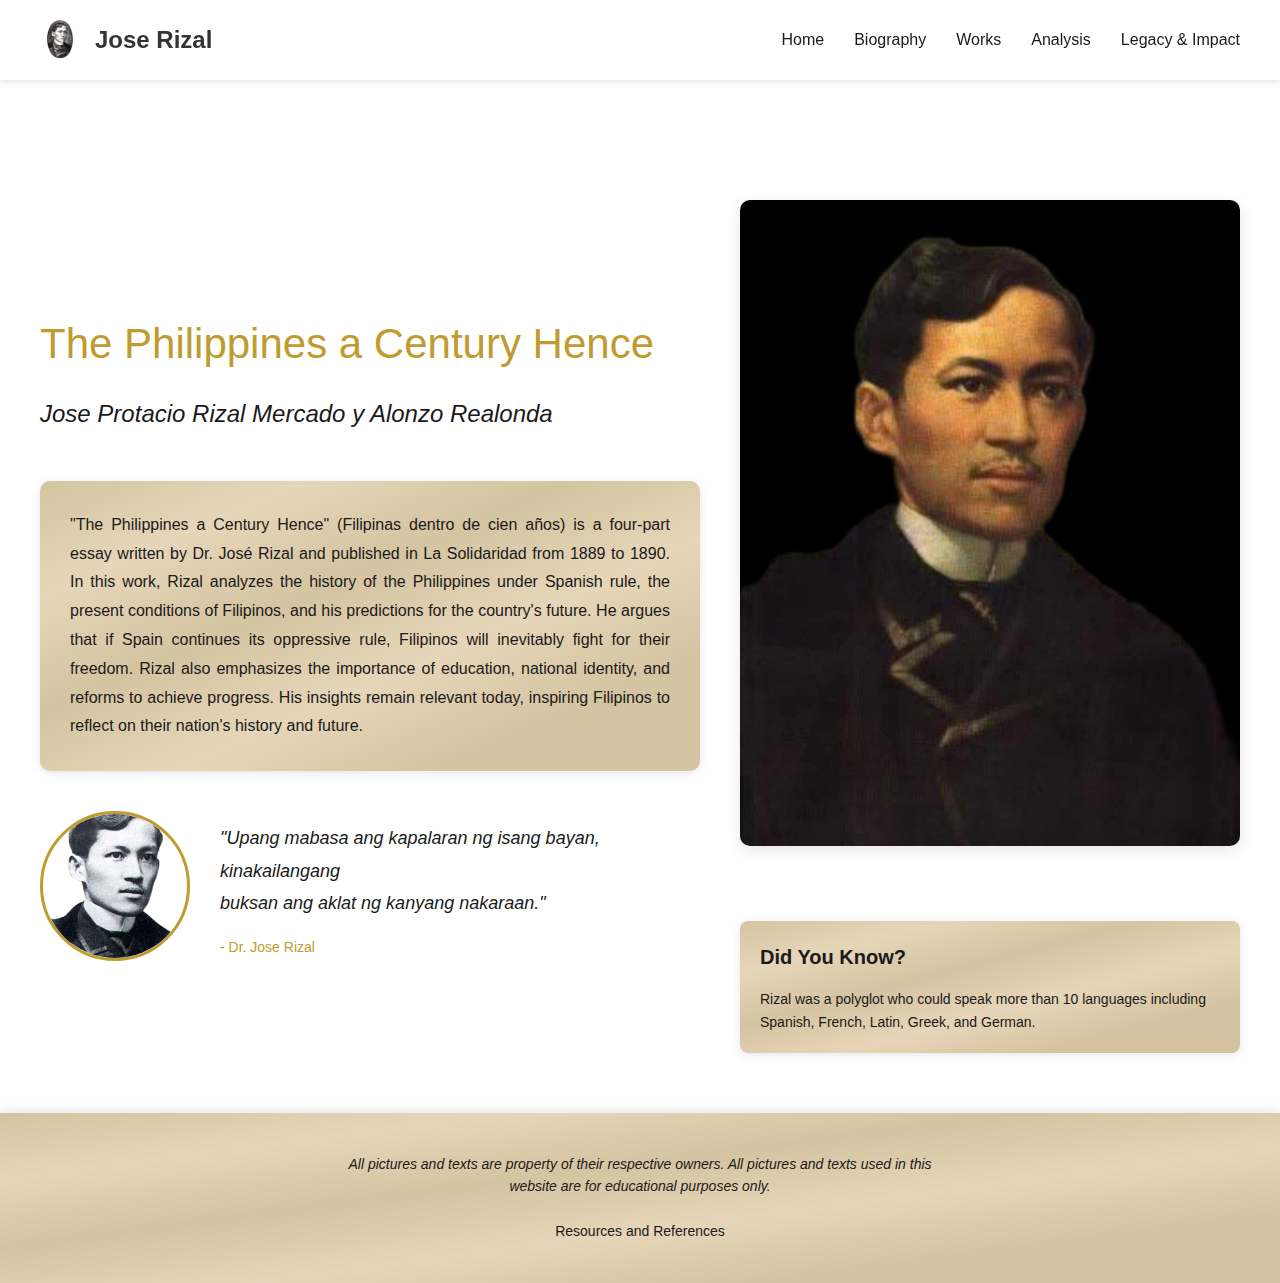
<file: index.html>
<!DOCTYPE html>
<html lang="en">
<head>
    <meta charset="UTF-8">
    <meta name="viewport" content="width=device-width, initial-scale=1.0">
    <title>Home - José Rizal</title>
    <link rel="stylesheet" href="css/home.css">
</head>
<body>
<header>
    <div class="logo-title-container">
        <img src="image/rizal.png" alt="Jose Rizal Logo" class="logo">
        <div class="title">Jose Rizal</div>
    </div>
    <nav>
        <ul>
            <li><a href="#">Home</a></li>
            <li><a href="Biography.html">Biography</a></li>
            <li><a href="Works.html">Works</a></li>
            <li><a href="Analysis.html">Analysis</a></li>
            <li><a href="#">Legacy & Impact</a></li>
        </ul>
    </nav>
</header>
<div class="content">
    <div class="text">
        <p id="animated-text">The Philippines a Century Hence</p>
        <p>Jose Protacio Rizal Mercado y Alonzo Realonda</p>
        <div class="additional-info">
            "The Philippines a Century Hence" (Filipinas dentro de cien años) is a four-part essay written by Dr. José Rizal and published in La Solidaridad from 1889 to 1890. In this work, Rizal analyzes the history of the Philippines under Spanish rule, the present conditions of Filipinos, and his predictions for the country's future. He argues that if Spain continues its oppressive rule, Filipinos will inevitably fight for their freedom. Rizal also emphasizes the importance of education, national identity, and reforms to achieve progress. His insights remain relevant today, inspiring Filipinos to reflect on their nation's history and future.
        </div>
        <!-- Add the new quote section -->
        <div class="quote-section">
            <div class="quote-image">
                <img src="image/jose.png" alt="Jose Rizal Portrait">
            </div>
            <div class="quote-text">
                "Upang mabasa ang kapalaran
                ng isang bayan, kinakailangang<br>
                buksan ang aklat ng kanyang nakaraan."
                <span class="quote-author">- Dr. Jose Rizal</span>
            </div>
        </div>
    </div>
    <div class="image">
        <img id="image" src="image/Ri.jpg" alt="Image">
    </div>
</div>
<!-- Did You Know Section -->
<section class="did-you-know-container">
    <h2>Did You Know?</h2>
    <div class="fact-box">
        <p>Rizal was a polyglot who could speak more than 10 languages including Spanish, French, Latin, Greek, and German.</p>
    </div>
</section>
        <script src="script/home.js"></script>

        <!-- Add this before closing body tag -->
<footer class="footer">
    <div class="footer-content">
        <p class="footer-text">
            All pictures and texts are property of their respective owners. All pictures and texts used in this website are for educational purposes only.
        </p>
        <p class="footer-link">
            <a href="#">Resources and References</a>
        </p>
    </div>
</footer>

</body>
</html>
</file>
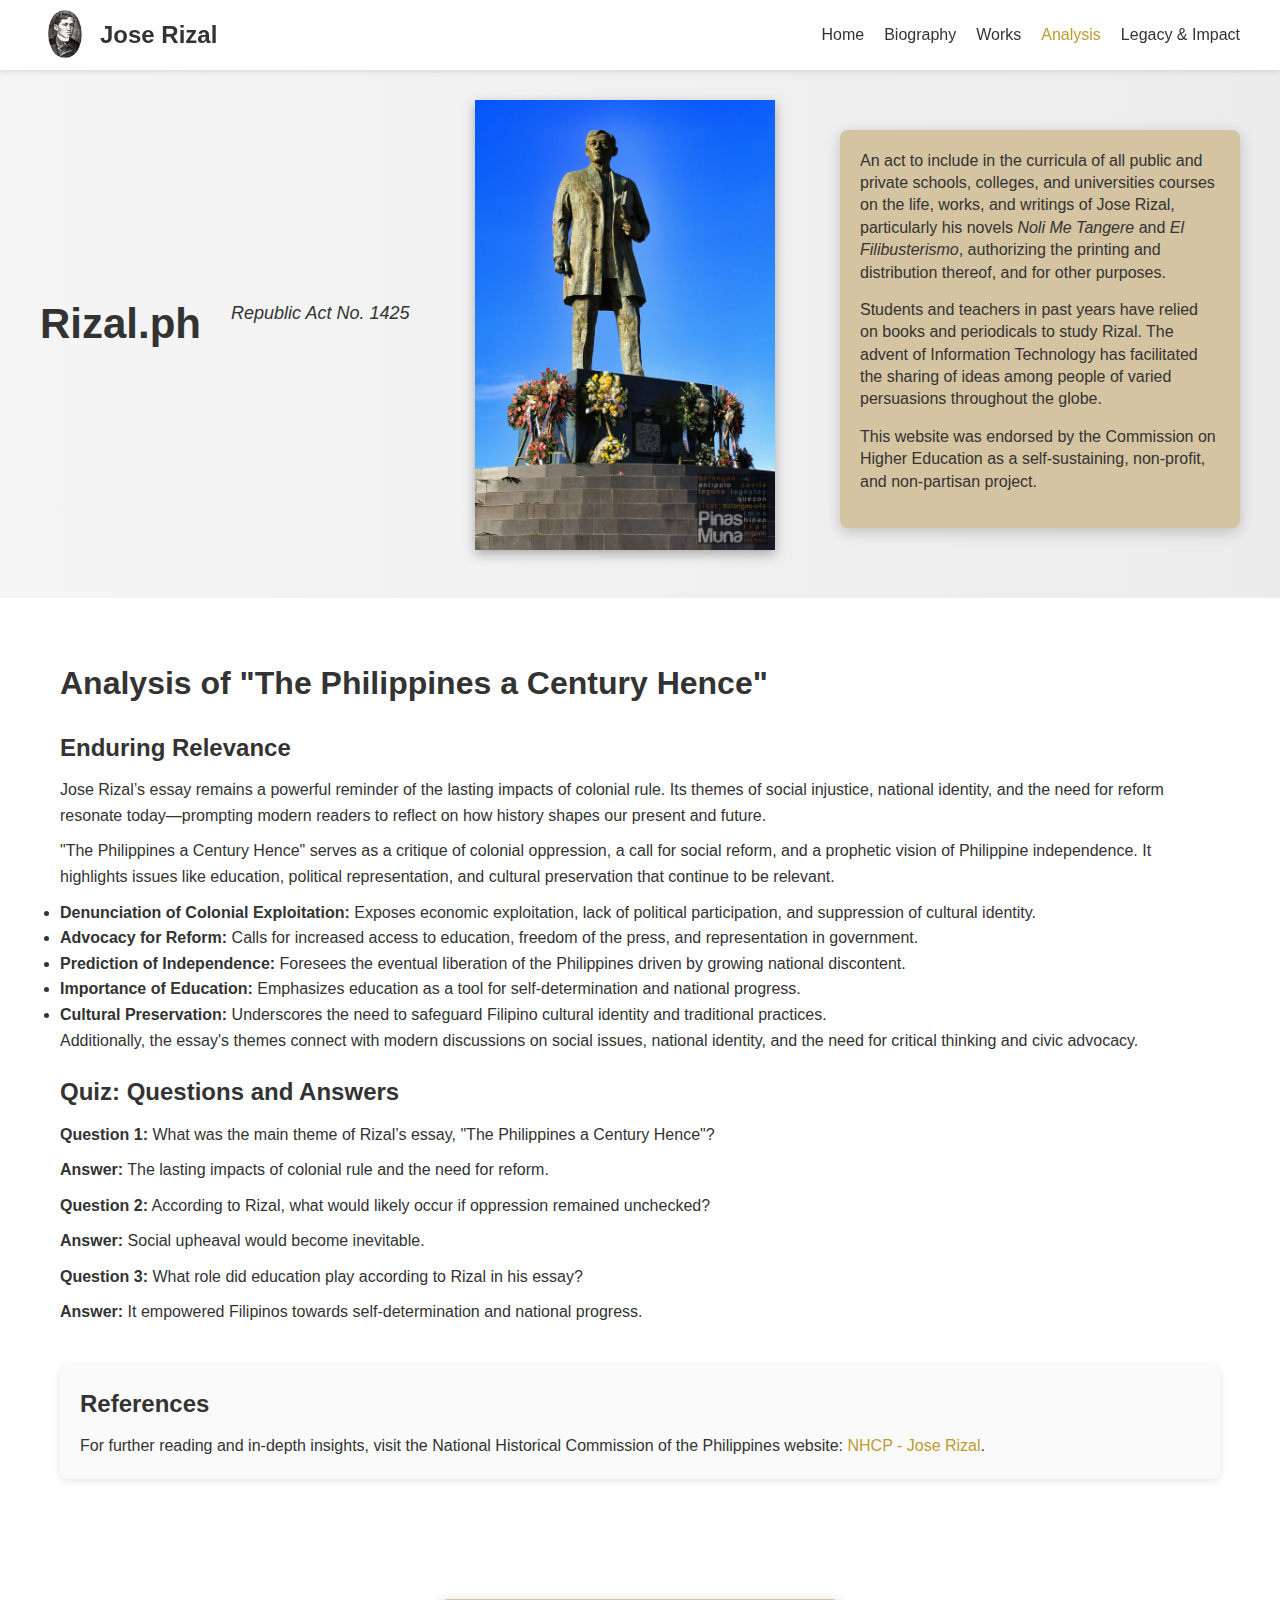
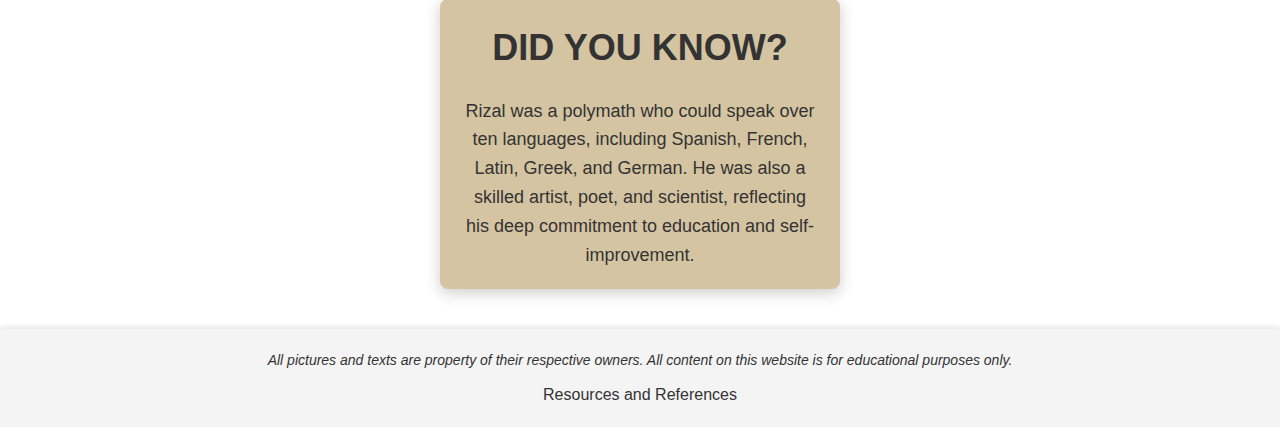
<file: Analysis.html>
<!DOCTYPE html>
<html lang="en">
<head>
  <meta charset="UTF-8" />
  <meta name="viewport" content="width=device-width, initial-scale=1.0"/>
  <title>Analysis - Jose Rizal</title>
  <!-- Link to the updated analysis.css file -->
  <link rel="stylesheet" href="css/analysis.css" />
</head>
<body>
  <header>
    <div class="logo-title-container">
      <img src="image/rizal.png" alt="Jose Rizal Logo" class="logo" />
      <div class="title">Jose Rizal</div>
    </div>
    <nav>
      <ul>
        <li><a href="index.html">Home</a></li>
        <li><a href="Biography.html">Biography</a></li>
        <li><a href="Works.html">Works</a></li>
        <li><a href="Analysis.html" class="active">Analysis</a></li>
        <li><a href="Legacy & impact.html">Legacy & Impact</a></li>
      </ul>
    </nav>
  </header>

  <!-- Hero / Banner Section -->
  <section class="hero-section">
    <div class="hero-content">
      <!-- Large heading -->
      <h1 class="hero-title">Rizal.ph</h1>
      <p class="hero-subtitle">Republic Act No. 1425</p>
      
      <!-- Statue Image -->
      <div class="hero-image-container">
        <img src="image/jo.jpg" alt="Jose Rizal Statue" class="hero-image" />
      </div>

      <!-- Text area -->
      <div class="hero-text-box">
        <p>
          An act to include in the curricula of all public and private schools,
          colleges, and universities courses on the life, works, and writings
          of Jose Rizal, particularly his novels <em>Noli Me Tangere</em> and
          <em>El Filibusterismo</em>, authorizing the printing and distribution
          thereof, and for other purposes.
        </p>
        <p>
          Students and teachers in past years have relied on books and periodicals
          to study Rizal. The advent of Information Technology has facilitated
          the sharing of ideas among people of varied persuasions throughout the globe.
        </p>
        <p>
          This website was endorsed by the Commission on Higher Education as a
          self-sustaining, non-profit, and non-partisan project.
        </p>
      </div>
    </div>
  </section>

  <!-- Main Content (Analysis) -->
  <main>
    <section class="analysis-section">
      <h2>Analysis of "The Philippines a Century Hence"</h2>
      <article>
        <h3>Enduring Relevance</h3>
        <p>
          Jose Rizal’s essay remains a powerful reminder of the lasting impacts
          of colonial rule. Its themes of social injustice, national identity,
          and the need for reform resonate today—prompting modern readers to
          reflect on how history shapes our present and future.
        </p>
        <p>
          "The Philippines a Century Hence" serves as a critique of colonial oppression, a call for social reform, and a prophetic vision of Philippine independence. It highlights issues like education, political representation, and cultural preservation that continue to be relevant.
        </p>
        <ul>
          <li><strong>Denunciation of Colonial Exploitation:</strong> Exposes economic exploitation, lack of political participation, and suppression of cultural identity.</li>
          <li><strong>Advocacy for Reform:</strong> Calls for increased access to education, freedom of the press, and representation in government.</li>
          <li><strong>Prediction of Independence:</strong> Foresees the eventual liberation of the Philippines driven by growing national discontent.</li>
          <li><strong>Importance of Education:</strong> Emphasizes education as a tool for self-determination and national progress.</li>
          <li><strong>Cultural Preservation:</strong> Underscores the need to safeguard Filipino cultural identity and traditional practices.</li>
        </ul>
        <p>
          Additionally, the essay's themes connect with modern discussions on social issues, national identity, and the need for critical thinking and civic advocacy.
        </p>
      </article>

      <!-- Static Quiz Questions and Answers in a Corner Box -->
      <div class="corner-box-single">
        <h3>Quiz: Questions and Answers</h3>
        <div class="qa-item">
          <p><strong>Question 1:</strong> What was the main theme of Rizal’s essay, "The Philippines a Century Hence"?</p>
          <p><strong>Answer:</strong> The lasting impacts of colonial rule and the need for reform.</p>
        </div>
        <div class="qa-item">
          <p><strong>Question 2:</strong> According to Rizal, what would likely occur if oppression remained unchecked?</p>
          <p><strong>Answer:</strong> Social upheaval would become inevitable.</p>
        </div>
        <div class="qa-item">
          <p><strong>Question 3:</strong> What role did education play according to Rizal in his essay?</p>
          <p><strong>Answer:</strong> It empowered Filipinos towards self-determination and national progress.</p>
        </div>
      </div>
    </section>

    <section class="references">
      <h2>References</h2>
      <p>
        For further reading and in-depth insights, visit the National Historical
        Commission of the Philippines website:
        <a href="https://nhcp.gov.ph/jose-rizal/" target="_blank">NHCP - Jose Rizal</a>.
      </p>
    </section>
  </main>

  <!-- Did You Know Section -->
  <section class="did-you-know">
    <h2>DID YOU KNOW?</h2>
    <p>
      Rizal was a polymath who could speak over ten languages, including Spanish,
      French, Latin, Greek, and German. He was also a skilled artist, poet, and
      scientist, reflecting his deep commitment to education and self-improvement.
    </p>
  </section>

  <!-- Footer -->
  <footer class="footer">
    <div class="footer-content">
      <p class="footer-text">
        All pictures and texts are property of their respective owners. All content
        on this website is for educational purposes only.
      </p>
      <p class="footer-link">
        <a href="#">Resources and References</a>
      </p>
    </div>
  </footer>
</body>
</html>
</file>
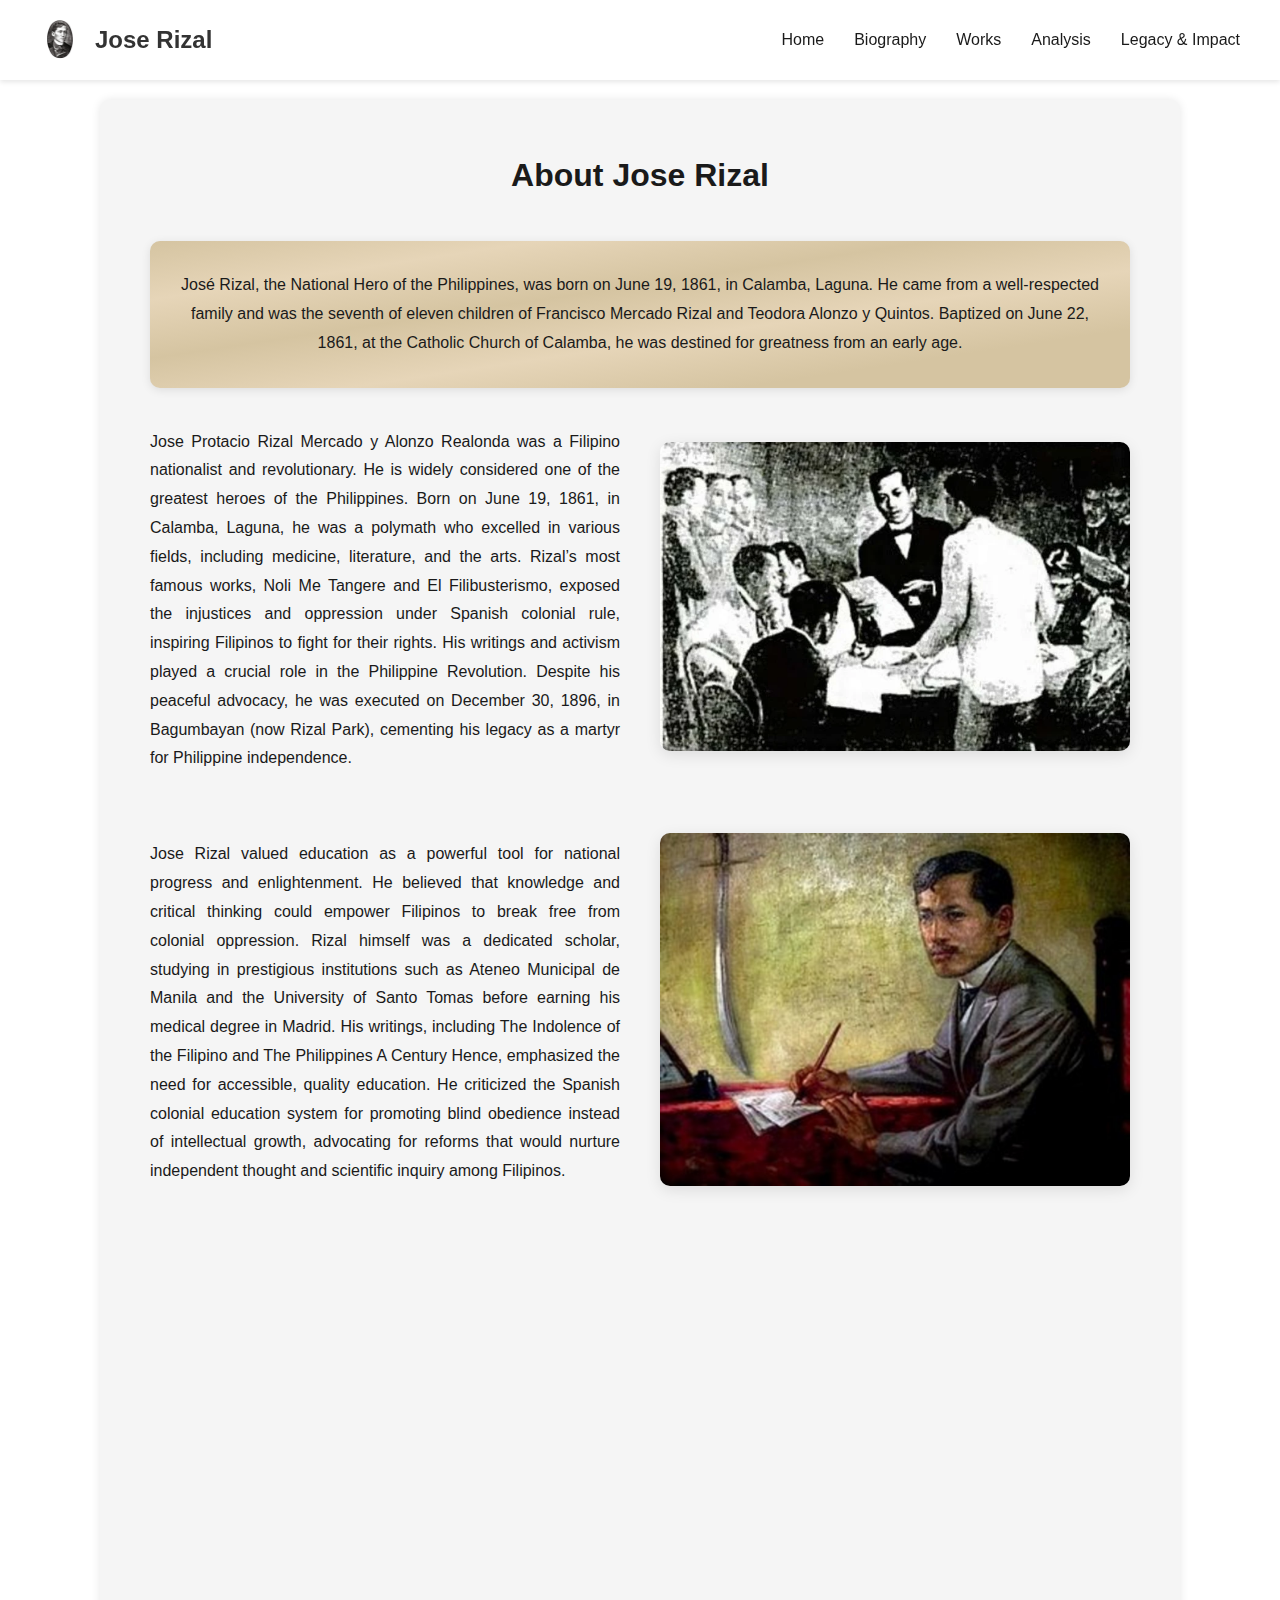
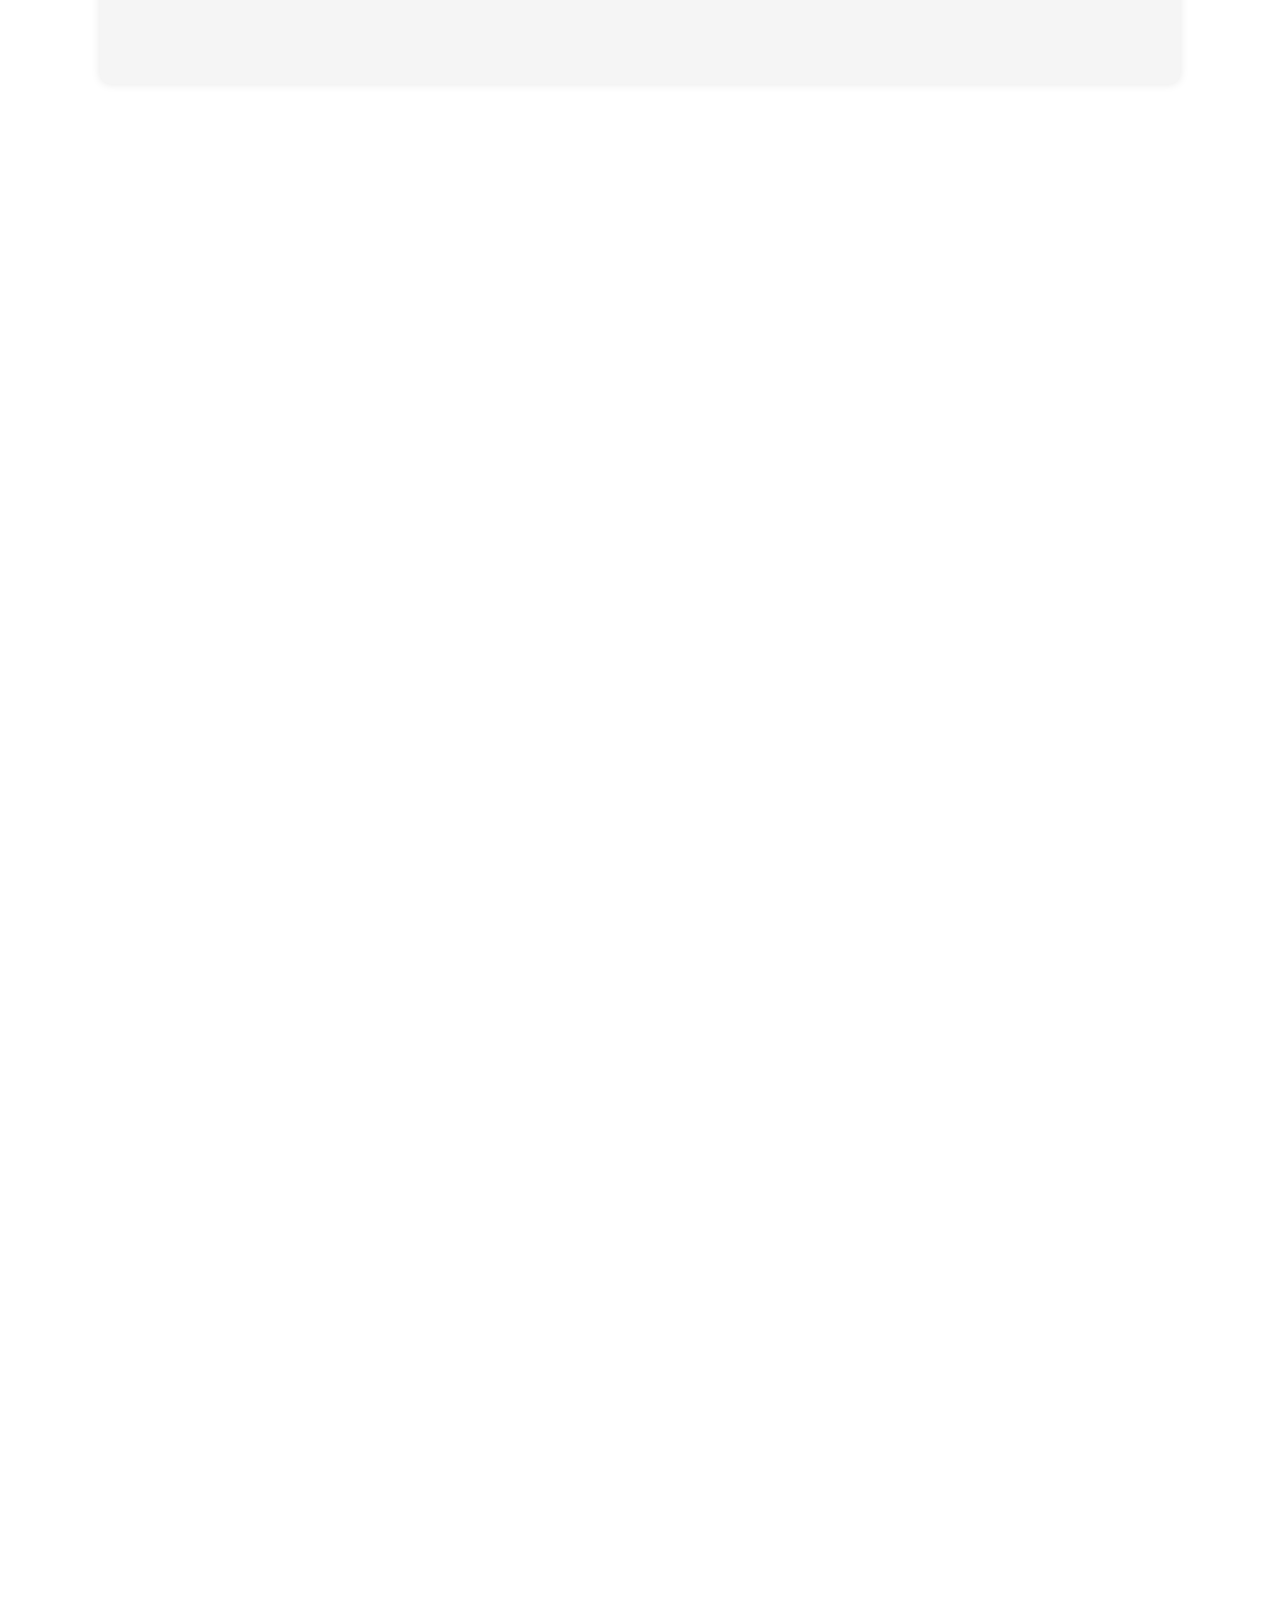
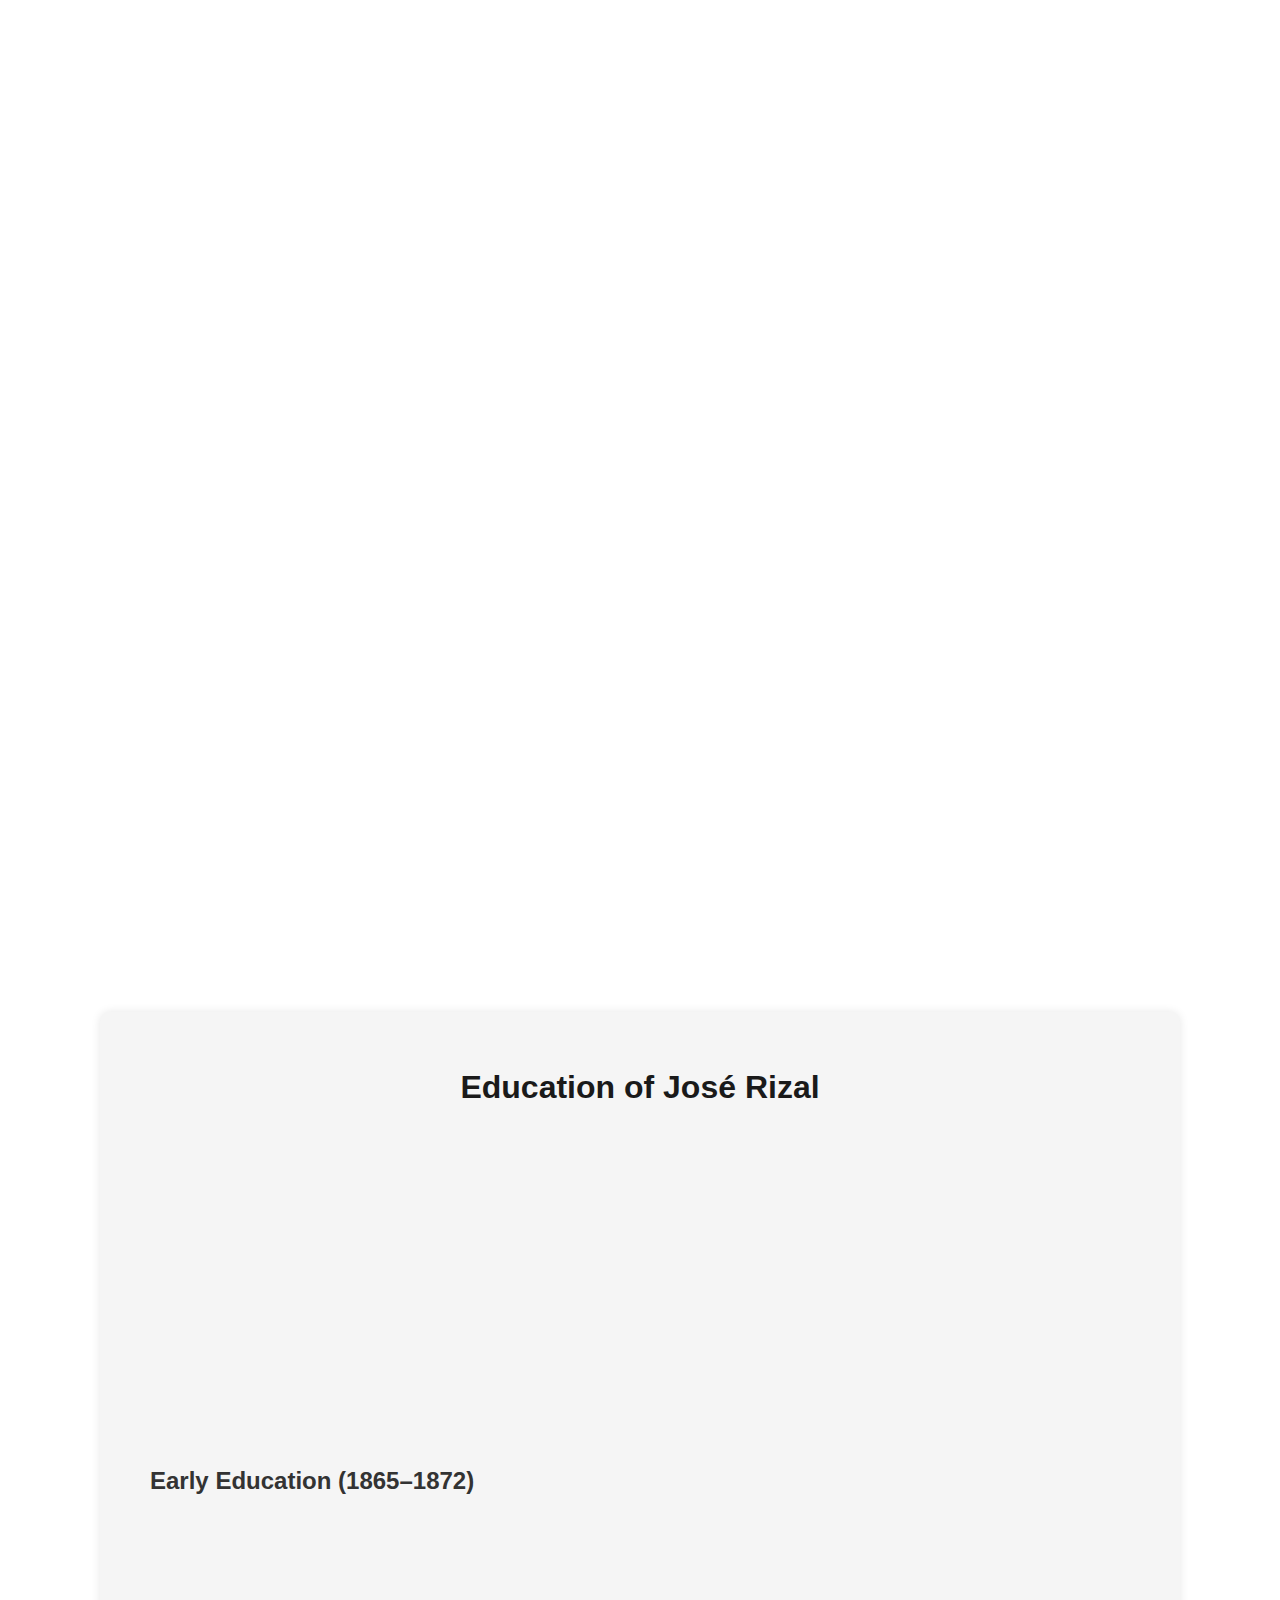
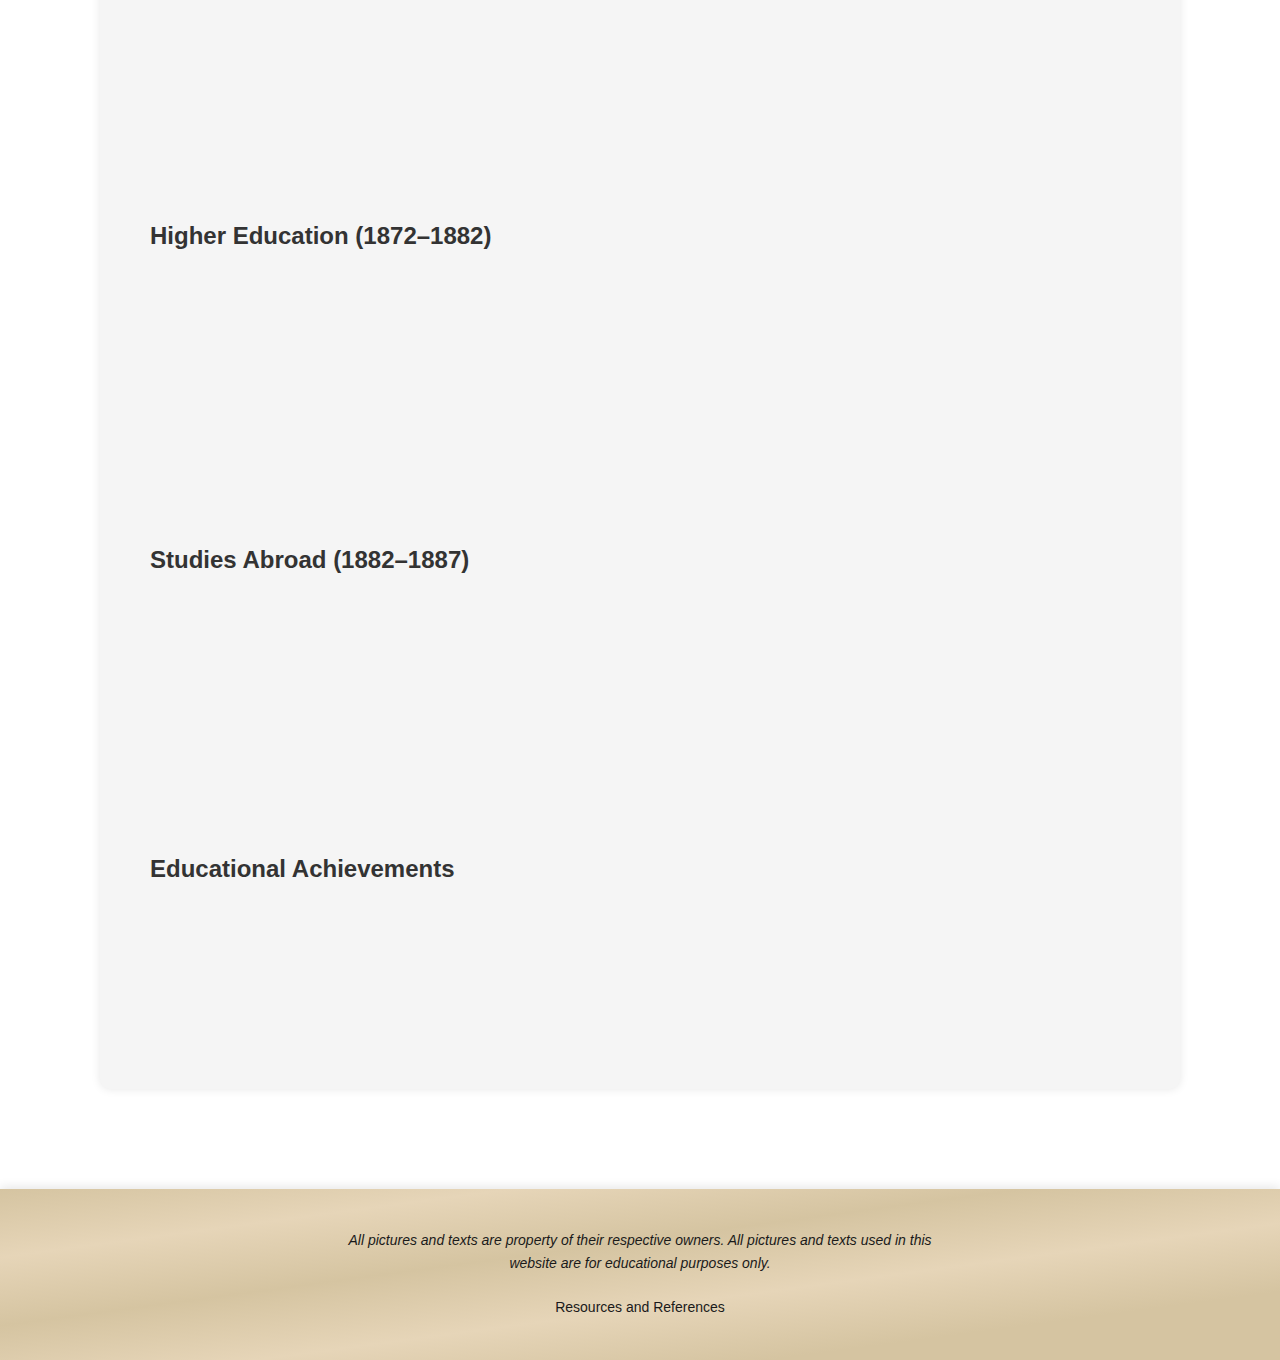
<file: Biography.html>
<!DOCTYPE html>
<html lang="en">
<head>
    <meta charset="UTF-8">
    <meta name="viewport" content="width=device-width, initial-scale=1.0">
    <title>Biography - José Rizal</title>
    <link rel="stylesheet" href="css/Biography.css">
</head>
<body>
    <header>
        <div class="logo-title-container">
        <img src="image/rizal.png" alt="Jose Rizal Logo" class="logo">
        <div class="title">Jose Rizal</div>
        </div>
        <nav>
            <ul>
                <li><a href="index.html" class="nav-link">Home</a></li>
                <li><a href="Biography.html" class="nav-link">Biography</a></li>
                <li><a href="Works.html" class="nav-link">Works</a></li>
                <li><a href="Analysis.html" class="nav-link">Analysis</a></li>
                <li><a href="#" class="nav-link">Legacy & Impact</a></li>
            </ul>
        </nav>
    </header>
    <div class="content about-content">
        <h1>About Jose Rizal</h1>
        <div class="about-text">
        <p>José Rizal, the National Hero of the Philippines, was born on June 19, 1861, in Calamba, Laguna. He came from a well-respected family and was the seventh of eleven children of Francisco Mercado Rizal and Teodora Alonzo y Quintos. Baptized on June 22, 1861, at the Catholic Church of Calamba, he was destined for greatness from an early age.</p>
        </div>
        <div class="section">
            <div class="text">Jose Protacio Rizal Mercado y Alonzo Realonda was a Filipino nationalist and revolutionary. He is widely considered one of the greatest heroes of the Philippines. Born on June 19, 1861, in Calamba, Laguna, he was a polymath who excelled in various fields, including medicine, literature, and the arts. Rizal’s most famous works, Noli Me Tangere and El Filibusterismo, exposed the injustices and oppression under Spanish colonial rule, inspiring Filipinos to fight for their rights. His writings and activism played a crucial role in the Philippine Revolution. Despite his peaceful advocacy, he was executed on December 30, 1896, in Bagumbayan (now Rizal Park), cementing his legacy as a martyr for Philippine independence.</div>
            <div class="image"><img src="image/image1.png" alt="Image 1"></div>
        </div>  
        <div class="section">
            <div class="image"><img src="image/image2.png" alt="Image 2"></div>
            <div class="text">Jose Rizal valued education as a powerful tool for national progress and enlightenment. He believed that knowledge and critical thinking could empower Filipinos to break free from colonial oppression. Rizal himself was a dedicated scholar, studying in prestigious institutions such as Ateneo Municipal de Manila and the University of Santo Tomas before earning his medical degree in Madrid. His writings, including The Indolence of the Filipino and The Philippines A Century Hence, emphasized the need for accessible, quality education. He criticized the Spanish colonial education system for promoting blind obedience instead of intellectual growth, advocating for reforms that would nurture independent thought and scientific inquiry among Filipinos.</div>
        </div>
        <div class="section">
            <div class="text">Jose Rizal’s legacy continues to inspire generations of Filipinos in the pursuit of freedom, education, and national identity. His writings, particularly Noli Me Tangere and El Filibusterismo, exposed the injustices of Spanish rule and awakened Filipino nationalism. Beyond his literary works, Rizal’s advocacy for peaceful reform and intellectual empowerment laid the foundation for the Philippine revolution. His martyrdom on December 30, 1896, solidified his status as a national hero, symbolizing the courage to fight for justice and self-determination. Today, his ideals live on through the educational institutions, monuments, and laws dedicated to preserving his memory and teachings.</div>
            <div class="image"><img src="image/image3.png" alt="Image 3"></div>
        </div>
    </div>
    
    <!-- Add this after your existing sections -->
    <div class="content family-content">
        <h1>Family Background</h1>
        
        <div class="about-text">
            <p>José Rizal was born into a prominent and well-educated family in Calamba, Laguna, on June 19, 1861. His family belonged to the principalia, an elite class of Filipinos during the Spanish colonial period. They were known for their wealth, education, and influence.</p>
        </div>

        <div class="section">
            <h2>Parents</h2>
            <div class="text">
                <ul class="family-list">
                    <li><strong>Francisco Mercado Rizal (1818–1898)</strong> – A well-respected landowner and businessman in Laguna. He was hardworking, disciplined, and ensured his children received a good education.</li>
                    <li><strong>Teodora Alonso Realonda (1827–1911)</strong> – A highly educated woman, known for her intelligence and strong character. She was Rizal's first teacher, teaching him to read and write at an early age.</li>
                </ul>
            </div>
            <div class="image"><img src="image/rizal-parents-removebg-preview.png" alt="Rizal's Parents"></div>
        </div>

        <div class="section">
            <h2>Siblings</h2>
            <div class="text">
                <p>José Rizal was the seventh of eleven children:</p>
                <ul class="family-list">
                    <li><strong>Saturnina Rizal (1850–1913)</strong> – The eldest sister, nicknamed "Neneng," helped support Rizal's education.</li>
                    <li><strong>Paciano Rizal (1851–1930)</strong> – The only brother, a revolutionary leader who played a crucial role in the Philippine Revolution.</li>
                    <li><strong>Narcisa Rizal (1852–1939)</strong> – Helped finance Rizal's studies and later located his secret burial site.</li>
                    <li><strong>Olimpia Rizal (1855–1887)</strong> – Nicknamed "Ypia," she was married to Silvestre Ubaldo.</li>
                    <li><strong>Lucia Rizal (1857–1919)</strong> – Married Mariano Herbosa, who died of cholera and was denied a Christian burial for being linked to Rizal.</li>
                    <li><strong>Maria Rizal (1859–1945)</strong> – She married Daniel Faustino Cruz of Biñan, Laguna.</li>
                    <li><strong>José Rizal (1861–1896)</strong> – The National Hero of the Philippines.</li>
                    <li><strong>Concepcion Rizal (1862–1865)</strong> – Died at the age of three, her death deeply saddened young José.</li>
                    <li><strong>Josefa Rizal (1865–1945)</strong> – Remained single and was a member of the Katipunan.</li>
                    <li><strong>Trinidad Rizal (1868–1951)</strong> – Never married and was entrusted with Rizal's last poem, Mi Último Adiós.</li>
                    <li><strong>Soledad Rizal (1870–1929)</strong> – The youngest sibling, a talented teacher and writer.</li>
                </ul>
            </div>
        </div>

        <div class="section">
            <h2>Family Influence</h2>
            <div class="text">
                Rizal's family played a major role in shaping his education, values, and patriotism. His mother's teachings and brother Paciano's nationalist ideals greatly influenced his views on independence and reform. His family also supported his studies abroad, despite financial difficulties and political risks.
            </div>
            <div class="image"><img src="image/siblings.png" alt="Rizal Family"></div>
        </div>
    </div>

    <!-- Add this after your family-content section -->
<div class="content education-content">
    <h1>Education of José Rizal</h1>
    
    <div class="about-text">
        <p>José Rizal was a brilliant student who excelled in various fields, including literature, science, and languages. His education played a key role in shaping his nationalist ideals and intellectual pursuits.</p>
    </div>

    <div class="section">
        <h2>Early Education (1865–1872)</h2>
        <div class="text">
            <ul class="education-list">
                <li><strong>First Teacher</strong> – His mother, Teodora Alonso, taught him the alphabet, reading, and prayers at home.</li>
                <li><strong>1865</strong> – Studied under Justiniano Aquino Cruz in Biñan, Laguna, where he learned Spanish and Latin.</li>
                <li><strong>1870</strong> – His father sent him to Colegio de San Juan de Letran for entrance exams.</li>
                <li><strong>1872</strong> – Enrolled at the Ateneo Municipal de Manila (now Ateneo de Manila University).</li>
            </ul>
        </div>
    </div>

    <div class="section">
        <h2>Higher Education (1872–1882)</h2>
        <div class="text">
            <ul class="education-list">
                <li><strong>1872–1877</strong> – Studied at Ateneo Municipal de Manila, earning a Bachelor of Arts degree with highest honors.</li>
                <li><strong>1878–1882</strong> – Enrolled in Medicine and Philosophy at the University of Santo Tomas (UST) but faced discrimination from Spanish professors.</li>
                <li><strong>1882</strong> – Decided to continue his studies in Spain.</li>
            </ul>
        </div>
    </div>

    <div class="section">
        <h2>Studies Abroad (1882–1887)</h2>
        <div class="text">
            <ul class="education-list">
                <li><strong>1882–1885</strong> – Attended Universidad Central de Madrid, earning a Licentiate in Medicine (1884) and a Licentiate in Philosophy and Letters (1885).</li>
                <li><strong>1885–1887</strong> – Furthered his studies in Ophthalmology in Paris, France, and Heidelberg, Germany, under famous doctors.</li>
                <li><strong>1887</strong> – Completed his medical specialization in ophthalmology, aiming to cure his mother's blindness.</li>
            </ul>
        </div>
    </div>

    <div class="section">
        <h2>Educational Achievements</h2>
        <div class="text">
            <ul class="education-list">
                <li>Mastered 22 languages, including Spanish, French, German, Latin, and English.</li>
                <li>Excelled in sculpting, painting, martial arts, and fencing.</li>
                <li>Wrote literary works, including Noli Me Tangere (1887) and El Filibusterismo (1891), which exposed Spanish abuses in the Philippines.</li>
            </ul>
        </div>  
    </div>
</div>
    
    <script src="script/biography.js"></script>

        <!-- Add footer before closing body tag -->
        <footer class="footer">
            <div class="footer-content">
                <p class="footer-text">
                    All pictures and texts are property of their respective owners. All pictures and texts used in this website are for educational purposes only.
                </p>
                <p class="footer-link">
                    <a href="#">Resources and References</a>
                </p>
            </div>
        </footer>
    </body>
</html>
</file>
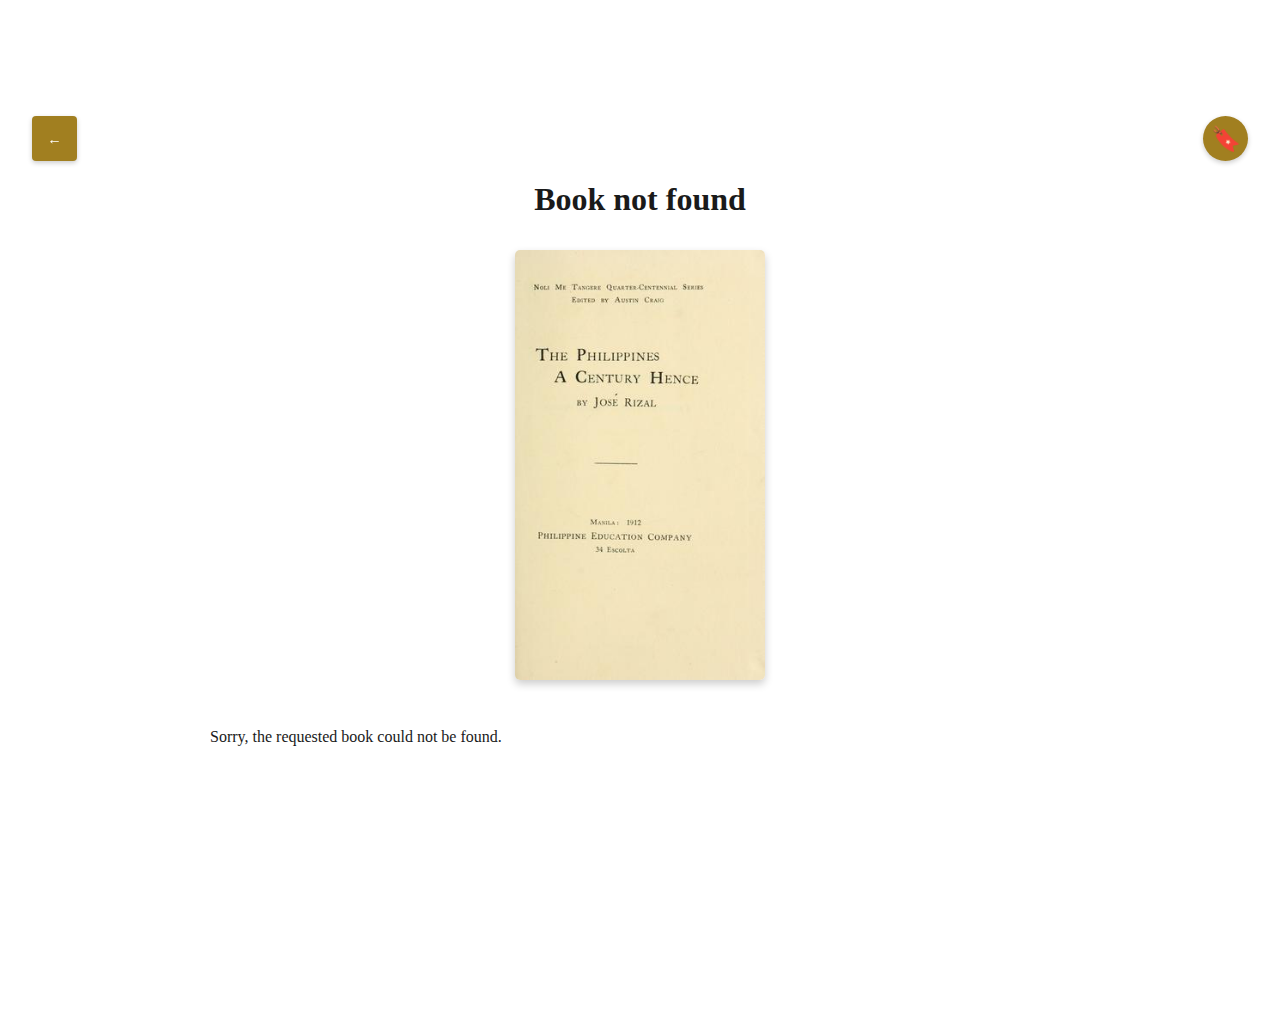
<file: read.html>
<!DOCTYPE html>
<html lang="en">
<head>
    <meta charset="UTF-8">
    <meta name="viewport" content="width=device-width, initial-scale=1.0">
    <title>Read - José Rizal's Works</title>
    <link rel="stylesheet" href="css/read.css">
</head>
<body>

    <div class="content read-content">
        <div class="book-reader">
            <div class="reading-controls">
                <button class="back-to-works" onclick="window.location.href='Works.html'">
                    ←
                </button>
                <button class="bookmark-btn" onclick="saveBookmark()">
                    🔖 
                </button>
            </div>
            <h1 id="bookTitle" class="center-title">The Philippines a Century Hence</h1>
            
            <!-- Centered book image container -->
            <div class="book-image-wrapper">
                <img src="image/The Philippines a Century Hence.jpg" alt="The Philippines A Century Hence Book Cover" class="book-cover">
            </div>
            
            <div id="bookContent" class="book-content">
                <!-- Content will be loaded dynamically -->
            </div>
        </div>
        <div id="continueReading" class="continue-reading" style="display: none;">
            <button onclick="loadBookmark()">
                📖 Continue Reading
            </button>
        </div>
    </div>

    <script src="script/read.js"></script>
</body>
</html>
</file>
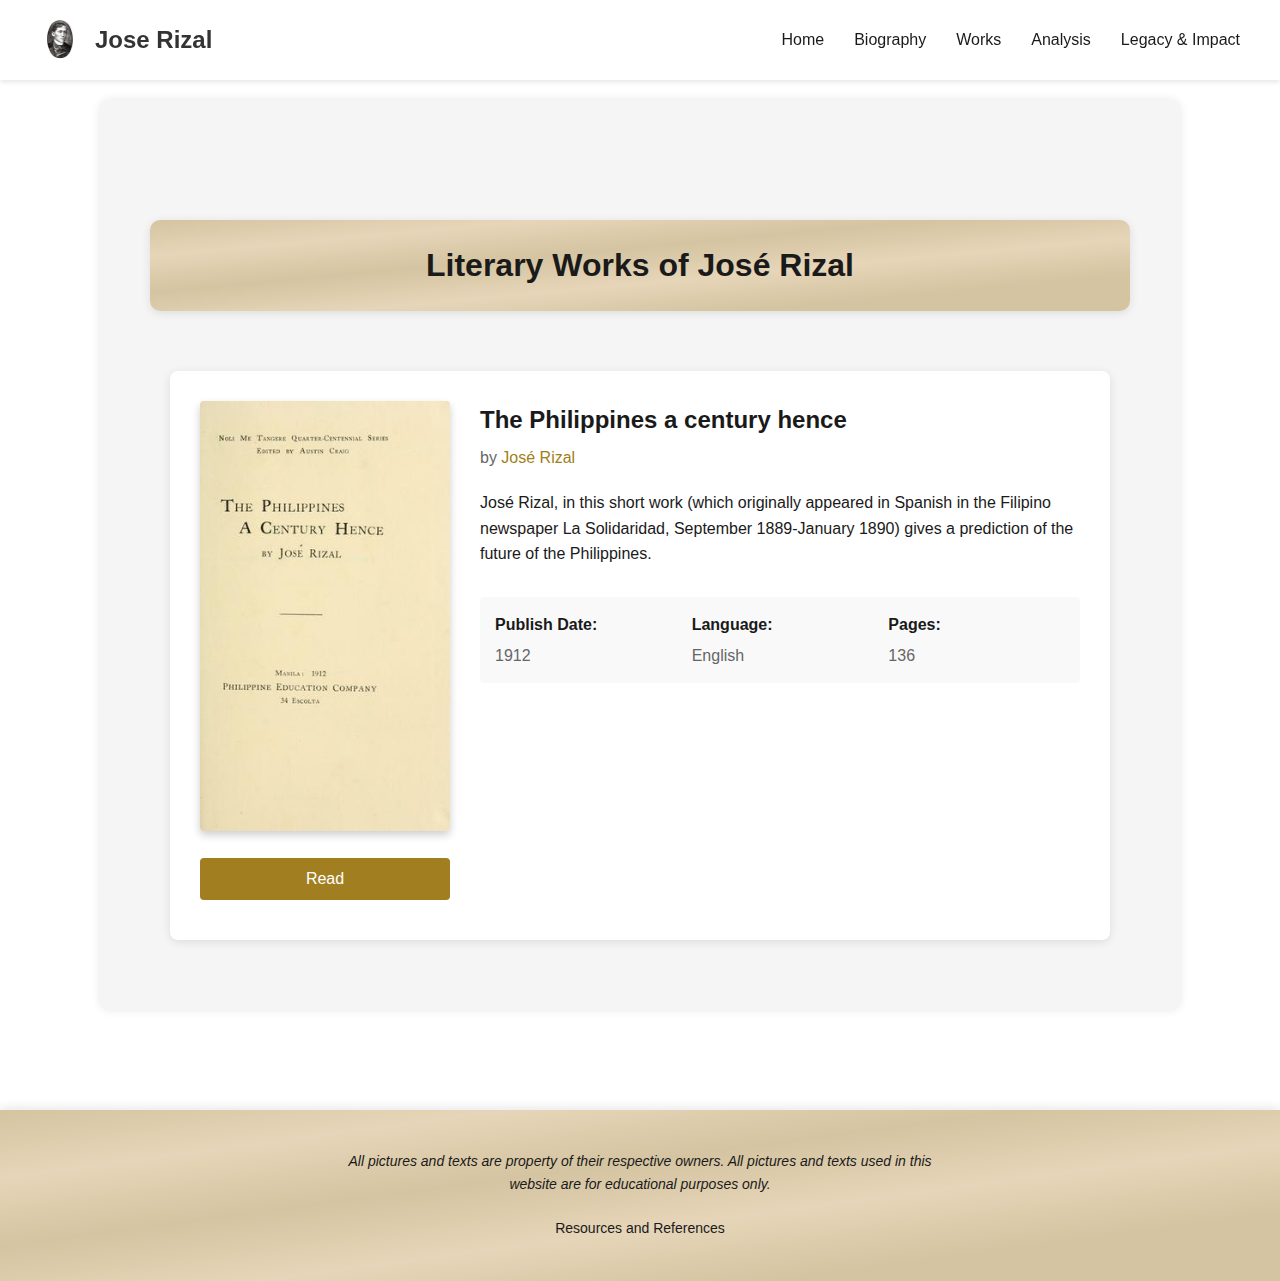
<file: Works.html>
<!DOCTYPE html>
<html lang="en">
<head>
    <meta charset="UTF-8">
    <meta name="viewport" content="width=device-width, initial-scale=1.0">
    <title>Works - José Rizal</title>
    <link rel="stylesheet" href="css/Biography.css">
    <link rel="stylesheet" href="css/Works.css">
</head>
<body>
    <header>
        <div class="logo-title-container">
            <img src="image/rizal.png" alt="Jose Rizal Logo" class="logo">
            <div class="title">Jose Rizal</div>
        </div>
        <nav>
            <ul>
                <li><a href="index.html" class="nav-link">Home</a></li>
                <li><a href="Biography.html" class="nav-link">Biography</a></li>
                <li><a href="Works.html" class="nav-link">Works</a></li>
                <li><a href="Analysis.html" class="nav-link">Analysis</a></li>
                <li><a href="#" class="nav-link">Legacy & Impact</a></li>
            </ul>
        </nav>
    </header>

    <div class="content works-content">
        <h1>Literary Works of José Rizal</h1>
        
        <div class="book-container">
            <div class="book-details-box">
                <div class="book-left">
                    <div class="book-cover">
                        <img src="image/The Philippines a Century Hence.jpg" alt="Book Cover">
                    </div>
                    <button class="read-button" onclick="window.location.href='read.html?book=english'">Read</button>
                </div>
                <div class="book-right">
                    <h2>The Philippines a century hence</h2>
                    <div class="book-authors">
                        by <a href="#">José Rizal</a>
                    </div>
                    <div class="book-description">
                        José Rizal, in this short work (which originally appeared in Spanish in the Filipino newspaper La Solidaridad, September 1889-January 1890) gives a prediction of the future of the Philippines.
                    </div>
                    <div class="book-metadata">
                        <div class="metadata-row">
                            <div class="metadata-item">
                                <span class="label">Publish Date:</span>
                                <span class="value">1912</span>
                            </div>
                            <div class="metadata-item">
                                <span class="label">Language:</span>
                                <span class="value">English</span>
                            </div>
                            <div class="metadata-item">
                                <span class="label">Pages:</span>
                                <span class="value">136</span>
                            </div>
                        </div>
                    </div>
                </div>
            </div>
        </div>
    </div>

    <script src="script/works.js"></script>

        <!-- Add footer before closing body tag -->
        <footer class="footer">
            <div class="footer-content">
                <p class="footer-text">
                    All pictures and texts are property of their respective owners. All pictures and texts used in this website are for educational purposes only.
                </p>
                <p class="footer-link">
                    <a href="#">Resources and References</a>
                </p>
            </div>
        </footer>
    </body>
</html>
</file>
<file: css/Biography.css>
/* Variables */
:root {
    --primary-dark: #333333;
    --primary-light: #FFFFFF;
    --accent-gold: #BF9B30;
    --text-dark: #1A1A1A;
    --text-gray: #666666;
    --bg-light-gray: #F5F5F5;
}

/* Reset and Base Styles */
* {
    margin: 0;
    padding: 0;
    box-sizing: border-box;
}

body {
    background-color: var(--primary-light);
    color: var(--primary-dark);
    font-family: 'Arial', sans-serif;
    line-height: 1.6;
}

/* Header and Navigation Styles */
header {
    background-color: var(--primary-light);
    padding: 20px 40px;
    box-shadow: 0 2px 5px rgba(0, 0, 0, 0.1);
    display: flex;
    justify-content: space-between;
    align-items: center;
    position: fixed;
    width: 100%;
    top: 0;
    z-index: 1000;
}

.logo-title-container {
    display: flex;
    align-items: center;
    gap: 15px;
}

.logo {
    width: 40px;
    height: 40px;
    object-fit: contain;
}

.title {
    color: var(--primary-dark);
    font-size: 24px;
    font-weight: bold;
}

nav ul {
    list-style: none;
    display: flex;
    gap: 30px;
}

nav ul li a {
    color: var(--text-dark);
    text-decoration: none;
    font-size: 16px;
    transition: color 0.3s ease;
}

nav ul li a:hover {
    color: var(--accent-gold);
}

/* Content Styles */
.content {
    padding: 120px 40px 40px;
    max-width: 1500px;
    margin: 100px;
    background-color: var(--bg-light-gray);
    padding: 50px;
    border-radius: 10px;
    box-shadow: 0 0 10px rgba(0, 0, 0, 0.1);
}

.content .about-text:hover {
    transform: translateY(-3px);
    transition: transform 0.3s ease;
}

h1 {
    font-size: 32px;
    color: var(--text-dark);
    margin-bottom: 40px;
    text-align: center;
}

/* Section Styles */
.section {
    display: flex;
    align-items: center;
    gap: 40px;
    margin-bottom: 60px;
}

/* Animation Styles */
.section .text, 
.section .image img {
    opacity: 0;
    transform: translateY(20px);
    transition: opacity 1.5s ease-out, transform 1.5s ease-out;
}

.section.visible .text,
.section.visible .image img {
    opacity: 1;
    transform: translateY(0);
    border-radius: 10px;
}

.about-text {
    background: linear-gradient(to bottom right,
    #d5c4a1,
    #e6d5b8 20%,
    #d5c4a1 40%,
    #e6d5b8 60%,
    #d5c4a1 80%
);
    background-color: var(--bg-light-gray);
    color: var(--text-dark);
    padding: 30px;
    border-radius: 10px;
    max-width: 100%;
    box-shadow: 0 2px 10px rgba(0, 0, 0, 0.1);
    line-height: 1.8;
    margin-bottom: 40px;
    transition: transform 0.3s ease, box-shadow 0.3s ease;
    text-align: center;
}

.about-text:hover {
    transform: translateY(-3px);
    box-shadow: 0 4px 15px rgba(0, 0, 0, 0.15);
}

.about-text, section{
    opacity: 0;
    transform: translateY(20px);
    transition: opacity 0.6s ease-out, transform 0.6s ease-out;
}

.about-text.visible, section.visible {
    opacity: 1;
    transform: translateY(0);
}

.section.visible .text,
.section.visible .image img {
    opacity: 1;
    transform: translateY(0);
}
/* Text and Image Styles */
.text {
    flex: 1;
    font-size: 16px;
    color: var(--text-dark);
    line-height: 1.8;
    text-align: justify;
}

.image {
    flex: 1;
    max-width: 500px;
    border-radius: 10px;
}

.image img {
    width: 100%;
    height: auto;
    border-radius: 10px;
    box-shadow: 0 4px 15px rgba(0, 0, 0, 0.1);
}   

/* Alternate Section Layout */
.section:nth-child(even) {
    flex-direction: row-reverse;
}

.family-list {
    list-style-type: none;
    padding: 0;
}

.family-list li {
    margin-bottom: 15px;
    padding: 10px;
    background-color: rgba(255, 255, 255, 0.7);
    border-radius: 5px;
}

.family-list strong {
    color: #333;
    display: block;
    margin-bottom: 5px;
}

.family-content {
    opacity: 0;
    transform: translateY(20px);
    transition: opacity 0.6s ease-out, transform 0.6s ease-out;
}

.family-content.visible {
    opacity: 1;
    transform: translateY(0);
}

/* Add these new styles */
.education-list {
    list-style-type: none;
    padding: 0;
}

.education-list li {
    margin-bottom: 15px;
    padding: 10px;
    background-color: rgba(255, 255, 255, 0.7);
    border-radius: 5px;
}

.education-list strong {
    color: #333;
    display: inline-block;
    margin-right: 10px;
}

.impact-text {
    margin-top: 20px;
    font-style: italic;
    color: #333;
    padding: 15px;
    background-color: rgba(255, 255, 255, 0.7);
    border-radius: 5px;
}

/* Override the row-reverse for education sections */
.education-content .section:nth-child(even) {
    flex-direction: row;
}

.footer {
    background: linear-gradient(to bottom right,
        #d5c4a1,
        #e6d5b8 20%,
        #d5c4a1 40%,
        #e6d5b8 60%,
        #d5c4a1 80%
    );
    padding: 40px 20px;
    margin-top: 60px;
    box-shadow: 0 -2px 10px rgba(0, 0, 0, 0.1);
}

.footer-content {
    max-width: 1200px;
    margin: 0 auto;
    text-align: center;
    display: flex;
    flex-direction: column;
    align-items: center;
    gap: 20px;
}

.footer-logo {
    width: 120px;
    height: auto;
}

.footer-text {
    color: var(--text-dark);
    font-size: 14px;
    max-width: 600px;
    line-height: 1.6;
    font-style: italic;
}

.footer-link a {
    color: var(--text-dark);
    text-decoration: none;
    font-size: 14px;
    transition: color 0.3s ease;
}

.footer-link a:hover {
    color: var(--accent-gold);
}

/* Update responsive styles */
@media screen and (max-width: 768px) {
    .footer {
        padding: 30px 15px;
    }

    .footer-text {
        font-size: 12px;
        padding: 0 15px;
    }
}
/* Responsive Design */
@media screen and (max-width: 1200px) {
    .content {
        padding: 100px 20px 40px;
    }
}

@media screen and (max-width: 768px) {
    header {
        flex-direction: column;
        padding: 15px;
    }

    .logo-title-container {
        margin-bottom: 15px;
    }

    nav ul {
        gap: 15px;
        flex-wrap: wrap;
        justify-content: center;
    }

    .section {
        flex-direction: column;
        text-align: center;
    }

    .section:nth-child(even) {
        flex-direction: column;
    }

    .image {
        max-width: 100%;
    }

    h1 {
        font-size: 28px;
    }
}

@media screen and (max-width: 480px) {
    nav ul li a {
        font-size: 14px;
    }

    .text {
        font-size: 15px;
    }
}
</file>
<file: css/read.css>
:root {
    --primary-dark: #333333;
    --primary-light: #FFFFFF;
    --accent-gold: #BF9B30;
    --text-dark: #1A1A1A;
    --text-gray: #666666;
    --bg-light-gray: #F5F5F5;
}

/* Add or update these styles in your read.css */

.reading-controls {
    display: flex;
    justify-content: space-between;
    align-items: center;
    margin-bottom: 2rem;
    position: fixed;
    top: 100px;
    left: 0;
    right: 0;
    padding: 1rem 2rem;
    z-index: 1000;
}

.back-to-works {
    width: 45px;
    height: 45px;
    border: none;
    border-radius: 50%;
    background: #a17f20;
    color: white;
    cursor: pointer;
    transition: all 0.3s ease;
    display: flex;
    align-items: center;
    justify-content: center;
    font-size: 1.5rem;
    box-shadow: 0 2px 5px rgba(0, 0, 0, 0.2);
}

.back-to-works:hover {
    background: #8b6d1b;
    transform: scale(1.1);
}

.bookmark-btn {
    width: 45px;
    height: 45px;
    border: none;
    border-radius: 50%;
    background: #a17f20;
    color: white;
    cursor: pointer;
    transition: all 0.3s ease;
    display: flex;
    align-items: center;
    justify-content: center;
    font-size: 1.5rem;
    box-shadow: 0 2px 5px rgba(0, 0, 0, 0.2);
}

.bookmark-btn:hover {
    background: #8b6d1b;
    transform: scale(1.1);
}

.continue-reading {
    position: fixed;
    right: 2rem;
    bottom: 2rem;
    z-index: 1000;
}

.continue-reading button {
    width: 45px;
    height: 45px;
    border: none;
    border-radius: 50%;
    background: #a17f20;
    color: white;
    cursor: pointer;
    transition: all 0.3s ease;
    display: flex;
    align-items: center;
    justify-content: center;
    font-size: 1.5rem;
    box-shadow: 0 2px 5px rgba(0, 0, 0, 0.2);
}

.continue-reading button:hover {
    background: #8b6d1b;
    transform: scale(1.1);
}

.read-content {
    padding-top: 120px;
    min-height: 100vh;
}

.book-reader {
    max-width: 900px;
    margin: 0 auto;
    padding: 2rem;
}

.book-reader h1 {
    color: var(--text-dark);
    margin-bottom: 2rem;
    text-align: center;
    font-size: 2rem;
}

.book-content {
    line-height: 1.6;
    font-size: 1rem;
    color: var(--text-dark);
}

.center-title {
    text-align: center;
    margin-bottom: 30px;
}

.book-image-wrapper {
    text-align: center;
    margin: 20px auto 40px auto;
    max-width: 250px; /* Adjust this value to make the image smaller or larger */
}

.book-cover {
    width: 100%;
    height: auto;
    box-shadow: 0 4px 8px rgba(0, 0, 0, 0.2);
    border-radius: 5px;
}

.book-content {
    text-align: justify;
    line-height: 1.6;
    font-size: 16px;
    padding: 0 20px;
}

/* Responsive design */
@media (max-width: 768px) {
    .book-image-wrapper {
        max-width: 200px; /* Slightly smaller on mobile devices */
    }
}

.chapter {
    margin-bottom: 2.5rem;
}

.chapter h2 {
    color: #a17f20;
    margin: 1.5rem 0 1rem;
    font-size: 1.3rem;
}

.chapter p {
    margin-bottom: 1.2rem;
}

.reading-controls {
    margin-bottom: 2rem;
}

.back-to-works {
    padding: 0.8rem 1.2rem;
    border: none;
    border-radius: 4px;
    cursor: pointer;
    background: #a17f20;
    color: white;
    font-size: 0.9rem;
    transition: all 0.3s ease;
    display: flex;
    align-items: center;
    gap: 0.5rem;
}

.back-to-works:hover {
    background: #8b6d1b;
    transform: translateX(-5px);
}

.back-to-works span {
    font-size: 1.2rem;
}

/* Bookmark styles */
.bookmark-here-btn {
    position: absolute;
    padding: 0.5rem 1rem;
    border: none;
    border-radius: 4px;
    background: #a17f20;
    color: white;
    cursor: pointer;
    font-size: 0.9rem;
    transition: all 0.3s ease;
    z-index: 1000;
    display: flex;
    align-items: center;
    gap: 0.5rem;
    box-shadow: 0 2px 5px rgba(0, 0, 0, 0.2);
}

.bookmark-here-btn:hover {
    background: #8b6d1b;
    transform: translateY(-2px);
}

.continue-btn {
    position: fixed;
    right: 2rem;
    bottom: 2rem;
    padding: 1rem;
    border: none;
    border-radius: 4px;
    background: #a17f20;
    color: white;
    cursor: pointer;
    font-size: 0.9rem;
    transition: all 0.3s ease;
    z-index: 1000;
    display: flex;
    flex-direction: column;
    align-items: flex-start;
    gap: 0.5rem;
    box-shadow: 0 2px 5px rgba(0, 0, 0, 0.2);
}

.continue-btn:hover {
    background: #8b6d1b;
    transform: translateY(-2px);
}

.bookmark-info {
    display: flex;
    flex-direction: column;
    font-size: 0.8rem;
    opacity: 0.9;
}

.bookmark-info small {
    color: rgba(255, 255, 255, 0.9);
    line-height: 1.4;
}

.bookmark-confirmation {
    position: fixed;
    bottom: 2rem;
    right: 2rem;
    background: rgba(161, 127, 32, 0.9);
    color: white;
    padding: 1rem;
    border-radius: 4px;
    animation: fadeInOut 2s ease-in-out;
    box-shadow: 0 2px 5px rgba(0, 0, 0, 0.2);
    z-index: 1001;
}

@keyframes fadeInOut {
    0% { 
        opacity: 0; 
        transform: translateY(20px); 
    }
    20% { 
        opacity: 1; 
        transform: translateY(0); 
    }
    80% { 
        opacity: 1; 
        transform: translateY(0); 
    }
    100% { 
        opacity: 0; 
        transform: translateY(-20px); 
    }
}

/* Text selection styles */
::selection {
    background: rgba(161, 127, 32, 0.2);
    color: var(--text-dark);
}

::-moz-selection {
    background: rgba(161, 127, 32, 0.2);
    color: var(--text-dark);
}

/* Responsive styles */
@media (max-width: 768px) {
    .book-reader {
        padding: 1rem;
        margin: 0 1rem;
    }

    .book-content {
        font-size: 0.95rem;
    }

    .back-to-works {
        padding: 0.6rem 1rem;
        font-size: 0.8rem;
    }

    .continue-btn {
        right: 1rem;
        bottom: 1rem;
        padding: 0.8rem;
    }

    .bookmark-here-btn {
        padding: 0.4rem 0.8rem;
        font-size: 0.8rem;
    }

    .book-reader h1 {
        font-size: 1.5rem;
    }

    .chapter h2 {
        font-size: 1.2rem;
    }
}

/* Print styles */
@media print {
    .back-to-works,
    .continue-btn,
    .bookmark-here-btn,
    .bookmark-confirmation {
        display: none;
    }

    .book-reader {
        padding: 0;
        max-width: none;
    }

    .book-content {
        font-size: 12pt;
        line-height: 1.5;
    }
}
</file>
<file: css/Works.css>
:root {
    --primary-dark: #333333;
    --primary-light: #FFFFFF;
    --accent-gold: #BF9B30;
    --text-dark: #1A1A1A;
    --text-gray: #666666;
    --bg-light-gray: #F5F5F5;
}

.works-content {
    padding-top: 120px;
    background-color: var(--bg-light-gray);
    min-height: 100vh;
}

.works-content h1 {
    background: linear-gradient(to bottom right,
        #d5c4a1,
        #e6d5b8 20%,
        #d5c4a1 40%,
        #e6d5b8 60%,
        #d5c4a1 80%
    );
    max-width: 1200px;
    margin: 0 auto;
    padding: 20px;
    border-radius: 10px;
    text-align: center;
    color: var(--text-dark);
    box-shadow: 0 2px 10px rgba(0, 0, 0, 0.1);
    margin-bottom: 40px;
}

.book-container {
    max-width: 1200px;
    margin: 0 auto;
    padding: 20px;
}

.book-details-box {
    display: flex;
    gap: 30px;
    background: white;
    padding: 30px;
    border-radius: 8px;
    box-shadow: 0 2px 10px rgba(0, 0, 0, 0.1);
}

.book-left {
    flex: 0 0 250px;
}

.book-right {
    flex: 1;
}

.book-cover {
    margin-bottom: 20px;
}

.book-cover img {
    width: 100%;
    height: auto;
    box-shadow: 0 4px 8px rgba(0, 0, 0, 0.2);
    border-radius: 4px;
}

.read-button {
    width: 100%;
    padding: 12px;
    margin-bottom: 10px;
    border: none;
    border-radius: 4px;
    cursor: pointer;
    font-size: 16px;
    transition: background-color 0.3s ease;
    background-color: #a17f20;
    color: white;
}

.read-button:hover {
    background-color: #8b6d1b;
}

.book-right h2 {
    font-size: 24px;
    margin-bottom: 5px;
    color: var(--text-dark);
}

.book-authors {
    margin-bottom: 20px;
    color: var(--text-gray);
}

.book-authors a {
    color: #a17f20;
    text-decoration: none;
}

.book-authors a:hover {
    text-decoration: underline;
}

.book-description {
    line-height: 1.6;
    margin-bottom: 30px;
    color: var(--text-dark);
}

.metadata-row {
    display: grid;
    grid-template-columns: repeat(3, 1fr);
    gap: 20px;
    margin-bottom: 30px;
    padding: 15px;
    background: #f9f9f9;
    border-radius: 4px;
}

.metadata-item {
    display: flex;
    flex-direction: column;
    gap: 5px;
}

.metadata-item .label {
    font-weight: bold;
    color: var(--text-dark);
}

.metadata-item .value {
    color: var(--text-gray);
}

.footer {
    background: linear-gradient(to bottom right,
        #d5c4a1,
        #e6d5b8 20%,
        #d5c4a1 40%,
        #e6d5b8 60%,
        #d5c4a1 80%
    );
    padding: 40px 20px;
    margin-top: 60px;
    box-shadow: 0 -2px 10px rgba(0, 0, 0, 0.1);
}

.footer-content {
    max-width: 1200px;
    margin: 0 auto;
    text-align: center;
    display: flex;
    flex-direction: column;
    align-items: center;
    gap: 20px;
}

.footer-logo {
    width: 120px;
    height: auto;
}

.footer-text {
    color: var(--text-dark);
    font-size: 14px;
    max-width: 600px;
    line-height: 1.6;
    font-style: italic;
}

.footer-link a {
    color: var(--text-dark);
    text-decoration: none;
    font-size: 14px;
    transition: color 0.3s ease;
}

.footer-link a:hover {
    color: var(--accent-gold);
}

/* Update responsive styles */
@media screen and (max-width: 768px) {
    .footer {
        padding: 30px 15px;
    }

    .footer-text {
        font-size: 12px;
        padding: 0 15px;
    }
}

@media (max-width: 768px) {
    .book-details-box {
        flex-direction: column;
    }

    .book-left {
        flex: none;
        width: 100%;
        max-width: 300px;
        margin: 0 auto;
    }

    .metadata-row {
        grid-template-columns: 1fr;
    }
}
</file>
<file: css/home.css>
:root {
    --primary-dark: #333333;
    --primary-light: #FFFFFF;
    --accent-gold: #BF9B30;
    --text-dark: #1A1A1A;
    --text-gray: #666666;
    --bg-light-gray: #F5F5F5;
}

/* Reset and Base Styles */
* {
    margin: 0;
    padding: 0;
    box-sizing: border-box;
}

body {
    background-color: var(--primary-light);
    color: var(--primary-dark);
    font-family: 'Arial', sans-serif;
    line-height: 1.6;
}

/* Header Styles */
header {
    background-color: var(--primary-light);
    padding: 20px 40px;
    box-shadow: 0 2px 5px rgba(0, 0, 0, 0.1);
    display: flex;
    justify-content: space-between;
    align-items: center;
    position: fixed;
    width: 100%;
    top: 0;
    z-index: 1000;
}

.logo-title-container {
    display: flex;
    align-items: center;
    gap: 15px;
}

.logo {
    width: 40px;
    height: 40px;
    object-fit: contain;
}

.title {
    color: var(--primary-dark);
    font-size: 24px;
    font-weight: bold;
}

/* Navigation Styles */
nav ul {
    list-style: none;
    display: flex;
    gap: 30px;
}

nav ul li a {
    color: var(--text-dark);
    text-decoration: none;
    font-size: 16px;
    transition: color 0.3s ease;
}

nav ul li a:hover {
    color: var(--accent-gold);
}

/* Content Styles */
.content {
    display: flex;
    padding: 200px 40px 40px;
    justify-content: space-between;
    align-items: flex-start;
    min-height: 100vh;
    gap: 40px;
    margin-bottom: 100px;
}

.text {
    flex: 1;
    max-width: 1200px;
    margin-top: 60px;
}

/* Main Title and Subtitle */
#animated-text {
    font-size: 42px;
    color: var(--accent-gold);
    margin-top: 50px;
    margin-bottom: 20px;
    opacity: 0;
    transform: translateY(-20px);
    transition: opacity 1.5s ease-out, transform 1.5s ease-out;
}

.text p:nth-child(2) {
    font-size: 24px;
    color: var(--text-dark);
    margin-top: 15px;
    margin-bottom: 50px;
    font-style: italic;
    line-height: 1.4;
}

/* Additional Info Section */
.additional-info {
    background: linear-gradient(to bottom right,
    #d5c4a1,
    #e6d5b8 20%,
    #d5c4a1 40%,
    #e6d5b8 60%,
    #d5c4a1 80%
);
    background-color: var(--bg-light-gray);
    color: var(--text-dark);
    padding: 30px;
    border-radius: 10px;
    max-width: 100%;
    box-shadow: 0 2px 10px rgba(0, 0, 0, 0.1);
    line-height: 1.8;
    margin-bottom: 40px;
    transition: transform 0.3s ease, box-shadow 0.3s ease;
    text-align: justify;
}

.additional-info:hover {
    transform: translateY(-3px);
    box-shadow: 0 4px 15px rgba(0, 0, 0, 0.15);
}

/* Quote Section */
.quote-section {
    display: flex;
    align-items: center; /* Vertically center items */
    gap: 30px;
    margin-bottom: 40px;
}

.quote-image {
    flex-shrink: 0; /* Prevents image from shrinking */
    width: 150px; /* Slightly larger image */
    height: 150px;
}

.quote-image img {
    width: 100%;
    height: 100%;
    object-fit: cover;
    border-radius: 50%;
    border: 3px solid var(--accent-gold);
    transition: transform 0.3s ease;
}

.quote-text {
    flex: 1;
    font-size: 18px; /* Slightly larger font */
    color: var(--text-dark);
    line-height: 1.8;
    font-style: italic;
    padding-top: 10px; /* Add some top padding to align with image */
}

.quote-text:hover {
    transform: translateY(-3px);
    transition: transform 0.3s ease;
}

.quote-author {
    display: block;
    margin-top: 15px;
    color: var(--accent-gold);
    font-style: normal;
    font-size: 14px;
    text-align: left; /* Align author to the right */
}

/* Keep hover effect */
.quote-image img:hover {
    transform: scale(1.05);
}

/* Responsive adjustments */
@media screen and (max-width: 768px) {
    .quote-section {
        flex-direction: column;
        text-align: center;
    }

    .quote-text {
        padding-top: 20px;
    }

    .quote-author {
        text-align: center;
    }
}

/* Main Image */
.image {
    flex: 1;
    max-width: 500px;
    margin-bottom: 50px;
}

.image img {
    width: 100%;
    height: auto;
    border-radius: 10px;
    box-shadow: 0 4px 15px rgba(0, 0, 0, 0.1);
    opacity: 0;
    transform: translateY(-20px);
    transition: opacity 1.5s ease-out, transform 1.5s ease-out;
}

/* Did You Know Section */
.did-you-know-container {
    background: linear-gradient(to bottom right,
        #d5c4a1,
        #e6d5b8 20%,
        #d5c4a1 40%,
        #e6d5b8 60%,
        #d5c4a1 80%
    );
    padding: 20px;
    border-radius: 8px;
    box-shadow: 0 2px 10px rgba(0, 0, 0, 0.1);
    max-width: 500px;
    position: relative;
    z-index: 2;
    margin: 0 auto;
    margin-right: 40px;
    margin-top: -220px;
    transition: transform 0.3s ease, box-shadow 0.3s ease;
}

.did-you-know-container h2 {
    color: var(--text-dark);
    font-size: 20px;
    margin-bottom: 15px;
}

.fact-box {
    font-size: 14px;
    line-height: 1.6;
    color: var(--text-dark);
}

/* Keep the hover effect */
.did-you-know-container:hover {
    transform: translateY(-3px);
    box-shadow: 0 4px 15px rgba(0, 0, 0, 0.15);
}

/* Adjust responsive behavior */
@media screen and (max-width: 1200px) {
    .did-you-know-container {
        margin: 20px auto; /* Center on smaller screens */
        max-width: 100%;
    }
}

.fact-box {
    font-size: 14px;
    line-height: 1.6;
    color: var(--text-dark);
}

/* Animation Classes */
.content.visible #animated-text,
.content.visible #author-text,
.content.visible #image {
    opacity: 1;
    transform: translateY(0);
}

/* Footer Styles *//* Footer Styles */
.footer {
    background: linear-gradient(to bottom right,
        #d5c4a1,
        #e6d5b8 20%,
        #d5c4a1 40%,
        #e6d5b8 60%,
        #d5c4a1 80%
    );
    padding: 40px 20px;
    margin-top: 60px;
    box-shadow: 0 -2px 10px rgba(0, 0, 0, 0.1);
}

.footer-content {
    max-width: 1200px;
    margin: 0 auto;
    text-align: center;
    display: flex;
    flex-direction: column;
    align-items: center;
    gap: 20px;
}

.footer-logo {
    width: 120px;
    height: auto;
}

.footer-text {
    color: var(--text-dark);
    font-size: 14px;
    max-width: 600px;
    line-height: 1.6;
    font-style: italic;
}

.footer-link a {
    color: var(--text-dark);
    text-decoration: none;
    font-size: 14px;
    transition: color 0.3s ease;
}

.footer-link a:hover {
    color: var(--accent-gold);
}

/* Update responsive styles */
@media screen and (max-width: 768px) {
    .footer {
        padding: 30px 15px;
    }

    .footer-text {
        font-size: 12px;
        padding: 0 15px;
    }
}

/* Responsive Design */
@media screen and (max-width: 1200px) {
    .content {
        flex-direction: column;
    }
    
    .image, .did-you-know-container {
        max-width: 100%;
    }
}

@media screen and (max-width: 768px) {
    header {
        flex-direction: column;
        padding: 15px;
    }

    .logo-title-container {
        margin-bottom: 15px;
    }

    nav ul {
        gap: 15px;
        flex-wrap: wrap;
        justify-content: center;
    }

    .content {
        padding: 150px 20px 40px;
    }

    #animated-text {
        font-size: 32px;
    }

    .text p:nth-child(2) {
        font-size: 20px;
    }
}

@media screen and (max-width: 480px) {
    nav ul li a {
        font-size: 14px;
    }

    #animated-text {
        font-size: 28px;
    }

    .quote-text {
        font-size: 14px;
    }
}
</file>
<file: css/analysis.css>
/*********************************************
  Basic Reset and Variables
**********************************************/
* {
    margin: 0;
    padding: 0;
    box-sizing: border-box;
  }
  
  :root {
    /* Adjusted or removed the strong blue color */
    --hero-bg: linear-gradient(
      to right,
      #f5f5f5 0%,
      #ececec 100%
    );
    --secondary-yellow: #fdd835;
    --dark-text: #333333;
    --light-text: #ffffff;
    --bg-white: #ffffff;
    --bg-light: #fafafa;
    --accent-gold: #bf9b30;
    --font-main: "Arial", sans-serif;
  }
  
  body {
    font-family: var(--font-main);
    color: var(--dark-text);
    background-color: var(--bg-white);
    line-height: 1.6;
  }
  
  /*********************************************
    Header Styles
  **********************************************/
  header {
    display: flex;
    justify-content: space-between;
    align-items: center;
    padding: 10px 40px;
    background-color: #fff;
    box-shadow: 0 2px 5px rgba(0,0,0,0.1);
    position: fixed;
    width: 100%;
    top: 0;
    z-index: 999;
  }
  
  .logo-title-container {
    display: flex;
    align-items: center;
    gap: 10px;
  }
  
  .logo {
    width: 50px;
    height: 50px;
    object-fit: contain;
  }
  
  .title {
    font-size: 24px;
    font-weight: bold;
    color: var(--dark-text);
  }
  
  nav ul {
    list-style: none;
    display: flex;
    gap: 20px;
  }
  
  nav ul li a {
    text-decoration: none;
    color: var(--dark-text);
    font-size: 16px;
    transition: color 0.3s;
  }
  
  nav ul li a:hover,
  nav ul li a.active {
    color: var(--accent-gold);
  }
  
  /*********************************************
    Hero Section
  **********************************************/
  .hero-section {
    /* Changed from solid blue to a light gradient */
    background: var(--hero-bg);
    min-height: 60vh;
    padding: 100px 40px 40px; /* account for fixed header */
    color: var(--dark-text);
    position: relative;
    overflow: hidden;
  }
  
  .hero-content {
    max-width: 1200px;
    margin: 0 auto;
    position: relative;
    display: flex;
    flex-wrap: wrap;
    align-items: center;
    gap: 30px;
  }
  
  .hero-title {
    font-size: 42px;
    font-weight: bold;
    margin-bottom: 10px;
  }
  
  .hero-subtitle {
    font-size: 18px;
    margin-bottom: 30px;
    font-style: italic;
  }
  
  /* Statue Image */
  .hero-image-container {
    flex: 1;
    text-align: center;
  }
  
  .hero-image {
    max-width: 300px;
    width: 100%;
    height: auto;
    object-fit: cover;
    filter: drop-shadow(0 4px 6px rgba(0,0,0,0.3));
  }
  
  /* Removed circle shape; now a simple box */
  .hero-text-box {
    background-color:  #d5c4a1;
   
    color: var(--dark-text);
    padding: 20px;
    border-radius: 8px;
    max-width: 400px;
    width: 100%;
    line-height: 1.4;
    box-shadow: 0 4px 15px rgba(0,0,0,0.2);
    flex: 1;
  }
  
  .hero-text-box p {
    margin-bottom: 15px;
  }
  
  /*********************************************
    Main Content (Analysis Section)
  **********************************************/
  main {
    max-width: 1200px;
    margin: 0 auto;
    padding: 40px 20px;
    background-color: var(--bg-white);
    margin-top: 0;
  }
  
  .analysis-section {
    margin-bottom: 40px;
    text-align: left;
    margin-top: 20px; /* Some spacing below the hero */
  }
  
  .analysis-section h2 {
    font-size: 32px;
    color: var(--dark-text);
    margin-bottom: 20px;
  }
  
  .analysis-section article {
    margin-bottom: 20px;
  }
  
  .analysis-section h3 {
    font-size: 24px;
    margin-bottom: 10px;
    color: var(--dark-text);
  }
  
  .analysis-section p {
    margin-bottom: 10px;
    color: var(--dark-text);
  }
  
  /*********************************************
    Quiz Modal Styles
  **********************************************/
  .quiz-time-btn {
    display: inline-block;
    padding: 10px 20px;
    background-color: var(--accent-gold);
    color: #fff;
    font-size: 16px;
    border: none;
    border-radius: 5px;
    cursor: pointer;
    transition: background-color 0.3s;
    margin-top: 20px;
  }
  
  .quiz-time-btn:hover {
    background-color: #a88728;
  }
  
  .quiz-overlay {
    position: fixed;
    top: 0; 
    left: 0;
    width: 100vw; 
    height: 100vh;
    background: rgba(0, 0, 0, 0.6);
    display: flex;
    justify-content: center;
    align-items: center;
    opacity: 0; 
    visibility: hidden;
    transition: opacity 0.5s, visibility 0.5s;
    z-index: 9999;
  }
  
  .quiz-overlay.open {
    opacity: 1;
    visibility: visible;
  }
  
  .quiz-modal {
    background: #fff;
    width: 90%;
    max-width: 600px;
    border-radius: 8px;
    box-shadow: 0 4px 10px rgba(0,0,0,0.3);
    padding: 20px;
    position: relative;
  }
  
  /* Close Button (X) */
  .quiz-close-btn {
    position: absolute;
    top: 10px;
    right: 15px;
    font-size: 24px;
    color: #333;
    cursor: pointer;
  }
  
  .quiz-slide {
    display: none;
    opacity: 0;
    transition: opacity 0.5s;
  }
  
  .quiz-slide.active {
    display: block;
    opacity: 1;
  }
  
  .quiz-slide h3 {
    margin-bottom: 10px;
    font-size: 24px;
    color: #333;
  }
  
  .quiz-slide p {
    margin-bottom: 15px;
  }
  
  .quiz-options {
    list-style: none;
    margin-bottom: 20px;
    padding-left: 0;
  }
  
  .quiz-options li {
    margin-bottom: 5px;
  }
  
  .next-slide-btn,
  .close-quiz-btn {
    padding: 8px 16px;
    background-color: var(--accent-gold);
    color: #fff;
    border: none;
    border-radius: 5px;
    cursor: pointer;
    margin-top: 5px;
    transition: background-color 0.3s;
  }
  
  .next-slide-btn:hover,
  .close-quiz-btn:hover {
    background-color: #a88728;
  }
  
  /*********************************************
    References Section
  **********************************************/
  .references {
    background-color: var(--bg-light);
    padding: 20px;
    border-radius: 8px;
    margin-bottom: 40px;
    box-shadow: 0 2px 8px rgba(0,0,0,0.1);
  }
  
  .references h2 {
    font-size: 24px;
    color: var(--dark-text);
    margin-bottom: 10px;
  }
  
  .references a {
    color: var(--accent-gold);
    text-decoration: none;
  }
  
  .references a:hover {
    color: var(--dark-text);
  }
  
  /*********************************************
    Did You Know Section
  **********************************************/
  .did-you-know {
    background-color: #d5c4a1; /* Same as hero-text-box */
    color: var(--dark-text);
    text-align: center;
    padding: 20px;
    border-radius: 8px;
    max-width: 400px;
    margin: 40px auto; /* Centers the box and adds vertical spacing */
    box-shadow: 0 4px 15px rgba(0,0,0,0.2);
  }
  
  .did-you-know h2 {
    font-size: 36px;
    margin-bottom: 20px;
  }
  
  .did-you-know p {
    font-size: 18px;
    line-height: 1.6;
    margin: 0 auto;
  }
  
  
  /*********************************************
    Footer Styles
  **********************************************/
  .footer {
    background-color: #f4f4f4;
    padding: 20px;
    text-align: center;
    box-shadow: 0 -2px 5px rgba(0,0,0,0.1);
  }
  
  .footer-content {
    max-width: 1200px;
    margin: 0 auto;
  }
  
  .footer-text {
    font-size: 14px;
    margin-bottom: 10px;
    color: var(--dark-text);
    font-style: italic;
  }
  
  .footer-link a {
    text-decoration: none;
    color: var(--dark-text);
    transition: color 0.3s;
  }
  
  .footer-link a:hover {
    color: var(--accent-gold);
  }
  
  /*********************************************
    Responsive
  **********************************************/
  @media (max-width: 992px) {
    .hero-content {
      flex-direction: column;
    }
  }
  
  @media (max-width: 768px) {
    .hero-title {
      font-size: 32px;
    }
    .hero-image {
      max-width: 200px;
    }
    .hero-text-box {
      max-width: 400px;
      margin-top: 20px;
      border-radius: 8px;
    }
  }
  
  @media (max-width: 480px) {
    .hero-subtitle {
      font-size: 16px;
    }
    .hero-image {
      max-width: 150px;
    }
    .hero-text-box {
      padding: 15px;
    }
    .hero-text-box p {
      font-size: 14px;
    }
  }
</file>
